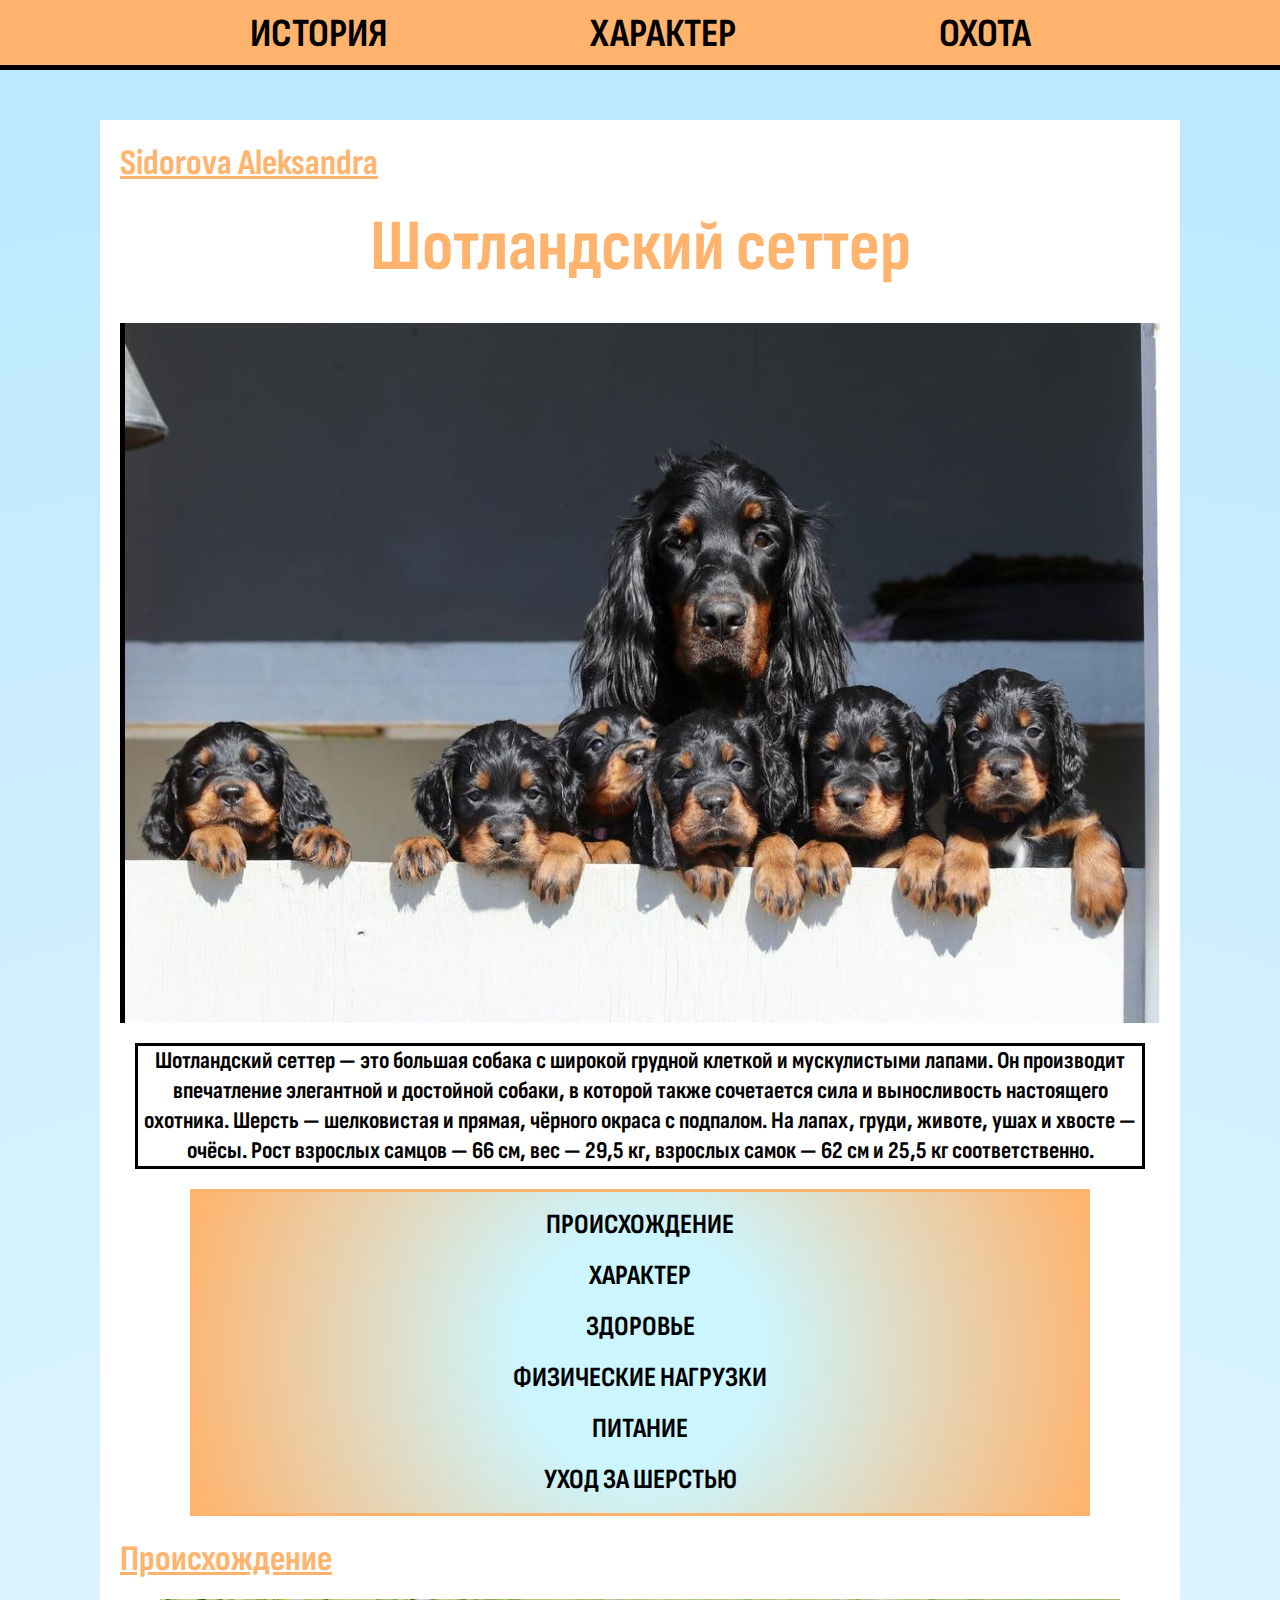
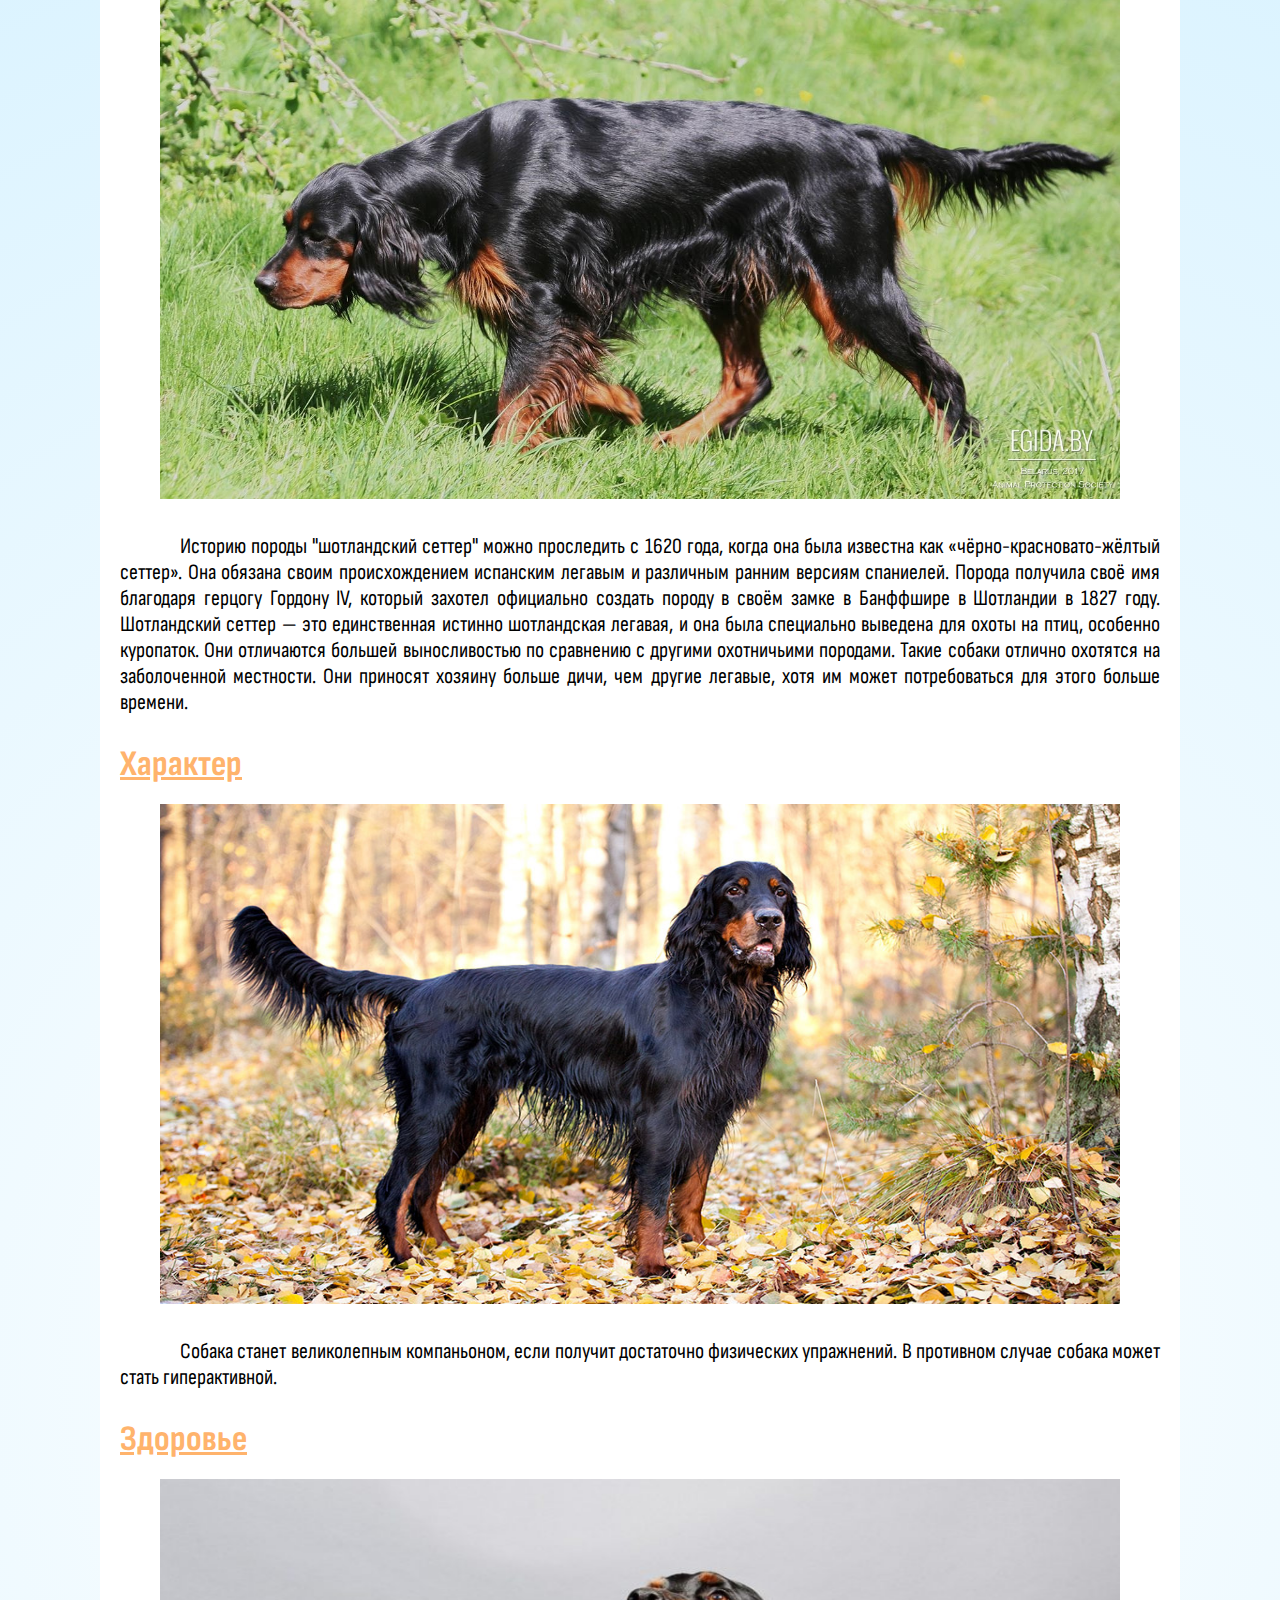
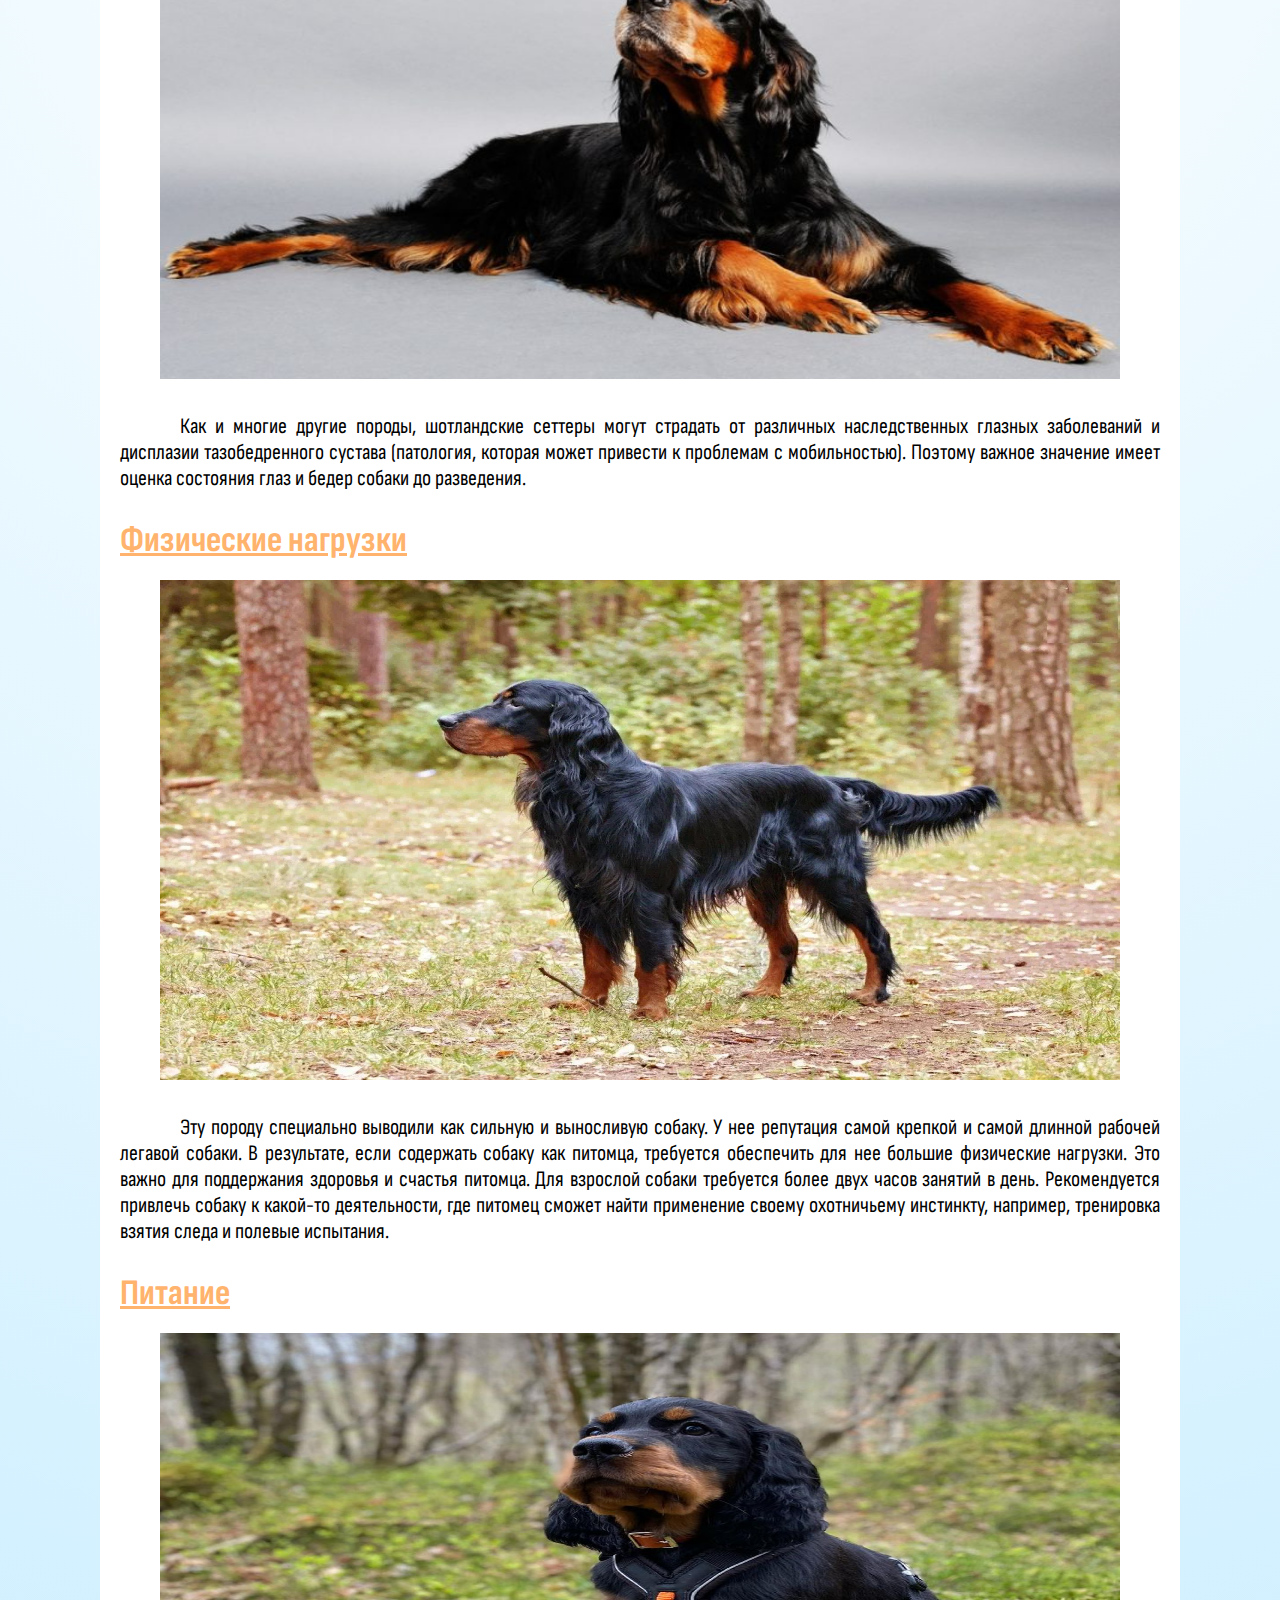
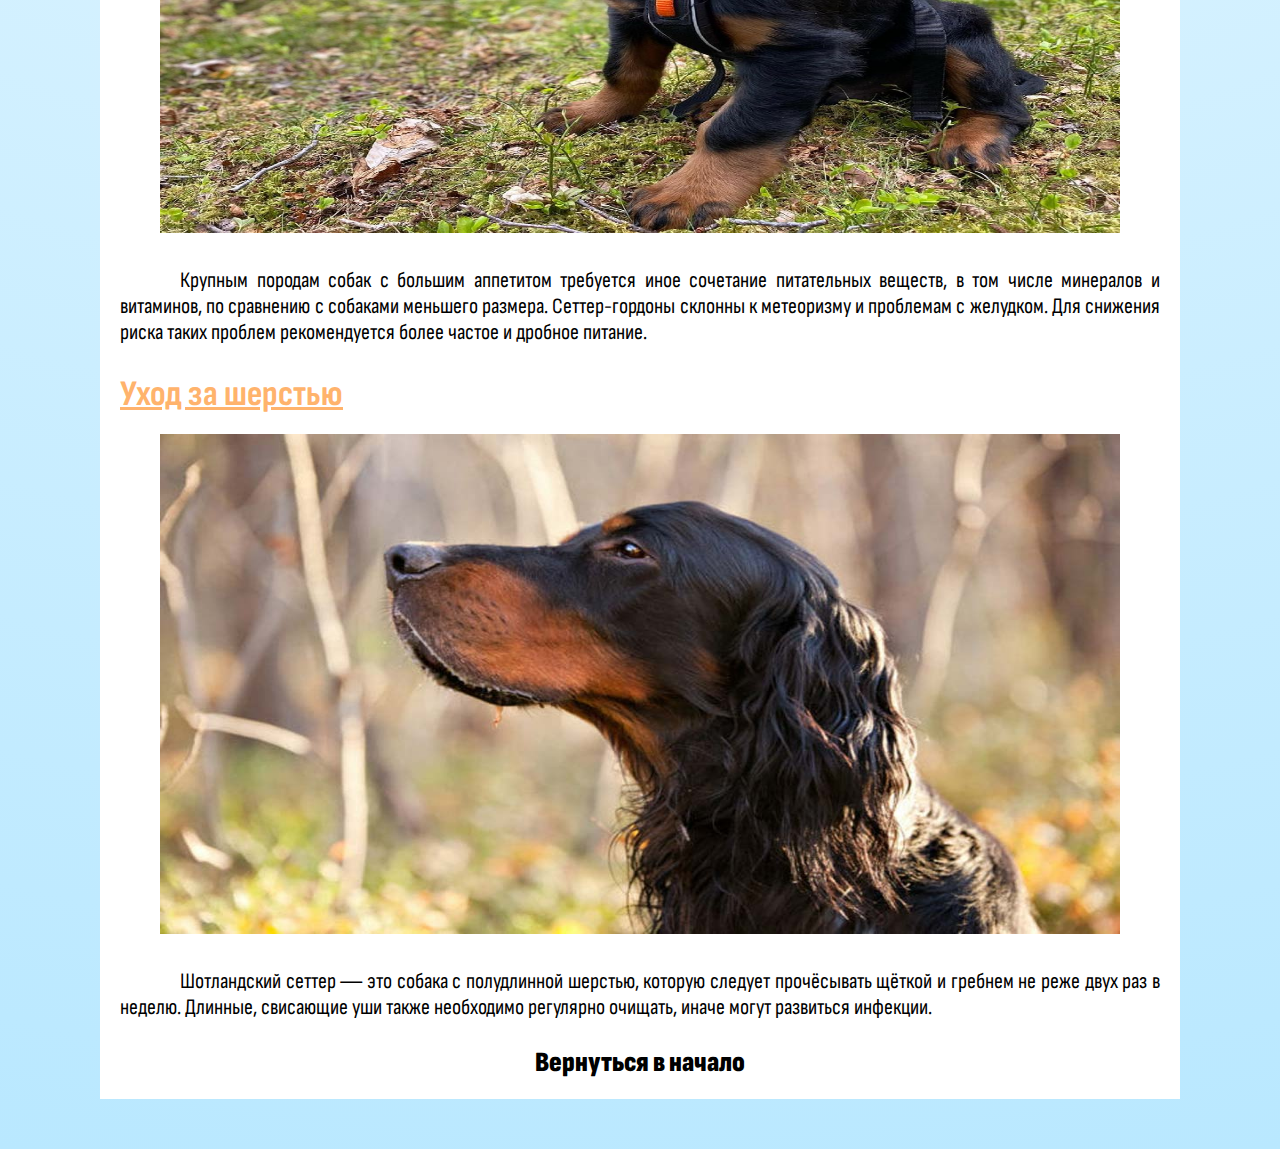
<file: index.html>
<!DOCTYPE html>
<html lang="ru">
<head>
    <meta charset="UTF-8">
    <meta name="viewport" content="width=device-width, initial-scale=1.0">
    <link rel="icon" href="favicon/paw-print.png" type="image/x-icon">
    <link rel="shortcut icon" href="favicon/paw-print.png" type="image/x-icon">
    <title>Шотландский сеттер | Интересное о породе</title>
    <link rel="stylesheet" href="css/main.css">
</head>
<body>
    <header>
        <div class="box"><a href="page1.html"><b>История</b></a></div>
        <div class="box"><a href="page2.html"><b>Характер</b></a></div>
        <div class="box"><a href="page3.html"><b>Охота</b></a></div>
    </header>
    <div class="wrapper">
        <h2>Sidorova Aleksandra</h2>
        <h1>Шотландский сеттер</h1>
        <img class="mainImg" src="img/img1.jpg" alt="Шотландский сеттер">
        <h3>Шотландский сеттер — это большая собака с широкой грудной клеткой и мускулистыми лапами. Он производит впечатление элегантной и достойной собаки, в которой также сочетается сила и выносливость настоящего охотника. Шерсть — шелковистая и прямая, чёрного окраса с подпалом. На лапах, груди, животе, ушах и хвосте — очёсы. Рост взрослых самцов — 66 см, вес — 29,5 кг, взрослых самок — 62 см и 25,5 кг соответственно.</h3>
        <nav class="nav">
            <ul>
                <li><a href="#link1"><b>Происхождение</b></a></li>
                <li><a href="#link2"><b>Характер</b></a></li>
                <li><a href="#link3"><b>Здоровье</b></a></li>
                <li><a href="#link4"><b>Физические нагрузки</b></a></li>
                <li><a href="#link5"><b>Питание</b></a></li>
                <li><a href="#link6"><b>Уход за шерстью</b></a></li>
            </ul>
        </nav>
        <section>
            <h2 id="link1">Происхождение</h2>
            <img src="img/img2.jpg" alt="Картинка с шотландским сеттером">
            <p>Историю породы "шотландский сеттер" можно проследить с 1620 года, когда она была известна как «чёрно-красновато-жёлтый сеттер». Она обязана своим происхождением испанским легавым и различным ранним версиям спаниелей. Порода получила своё имя благодаря герцогу Гордону IV, который захотел официально создать породу в своём замке в Банффшире в Шотландии в 1827 году. Шотландский сеттер — это единственная истинно шотландская легавая, и она была специально выведена для охоты на птиц, особенно куропаток. Они отличаются большей выносливостью по сравнению с другими охотничьими породами. Такие собаки отлично охотятся на заболоченной местности. Они приносят хозяину больше дичи, чем другие легавые, хотя им может потребоваться для этого больше времени. </p>
            <h2 id="link2">Характер</h2>
            <img src="img/img3.jpg" alt="Картинка с шотландским сеттером">
            <p>Собака станет великолепным компаньоном, если получит достаточно физических упражнений. В противном случае собака может стать гиперактивной.</p>
            <h2 id="link3">Здоровье</h2>
            <img src="img/img4.jpg" alt="Картинка с шотландским сеттером">
            <p>Как и многие другие породы, шотландские сеттеры могут страдать от различных наследственных глазных заболеваний и дисплазии тазобедренного сустава (патология, которая может привести к проблемам с мобильностью). Поэтому важное значение имеет оценка состояния глаз и бедер собаки до разведения.</p>
            <h2 id="link4">Физические нагрузки</h2>
            <img src="img/img5.jpg" alt="Картинка с шотландским сеттером">
            <p>Эту породу специально выводили как сильную и выносливую собаку. У нее репутация самой крепкой и самой длинной рабочей легавой собаки. В результате, если содержать собаку как питомца, требуется обеспечить для нее большие физические нагрузки. Это важно для поддержания здоровья и счастья питомца. Для взрослой собаки требуется более двух часов занятий в день. Рекомендуется привлечь собаку к какой-то деятельности, где питомец сможет найти применение своему охотничьему инстинкту, например, тренировка взятия следа и полевые испытания.</p>
            <h2 id="link5">Питание</h2>
            <img src="img/img6.jpg" alt="Картинка с шотландским сеттером">
            <p>Крупным породам собак с большим аппетитом требуется иное сочетание питательных веществ, в том числе минералов и витаминов, по сравнению с собаками меньшего размера. Сеттер-гордоны склонны к метеоризму и проблемам с желудком. Для снижения риска таких проблем рекомендуется более частое и дробное питание.</p>
            <h2 id="link6">Уход за шерстью</h2>
            <img src="img/img8.jpg" alt="Картинка с шотландским сеттером">
            <p>Шотландский сеттер ― это собака с полудлинной шерстью, которую следует прочёсывать щёткой и гребнем не реже двух раз в неделю. Длинные, свисающие уши также необходимо регулярно очищать, иначе могут развиться инфекции. </p>
        </section>
        <div class="tothetop"><a href="#"><b>Вернуться в начало</b></a></div>
    </div>
</body>
</html>
</file>
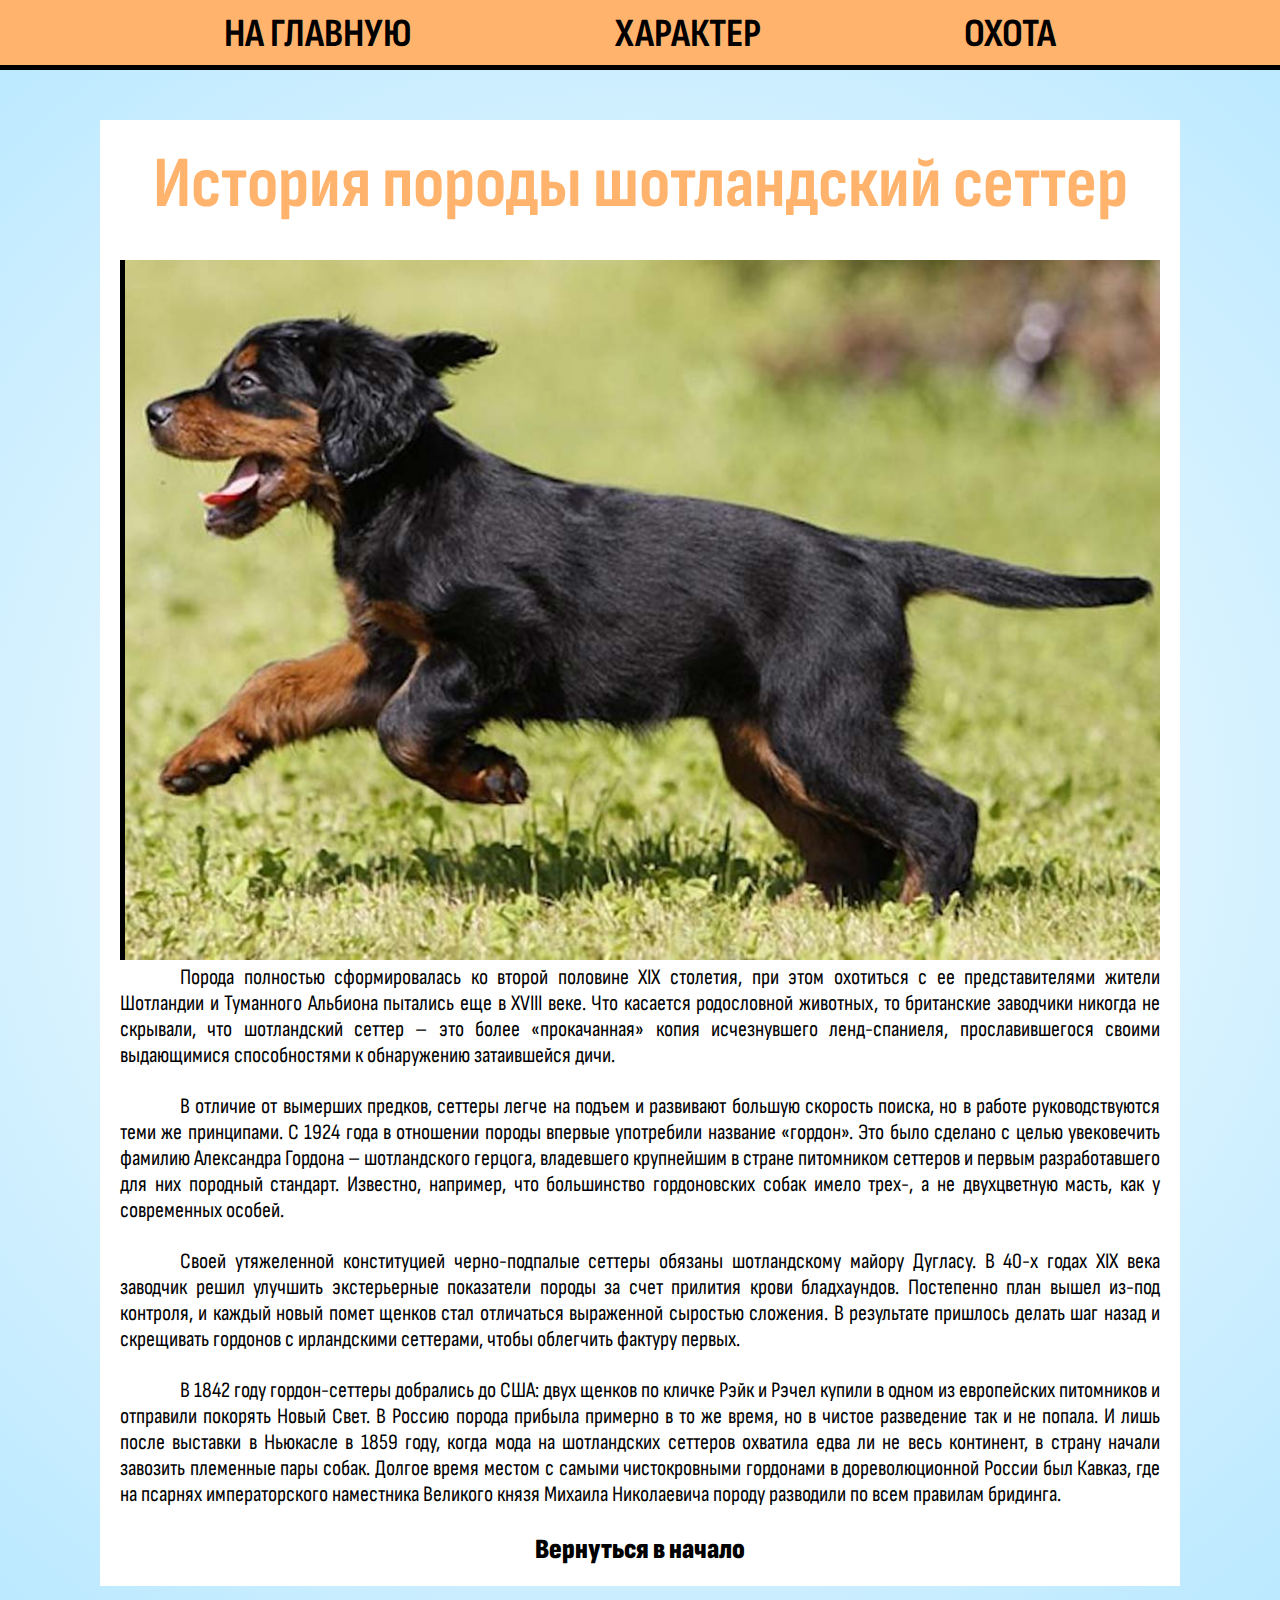
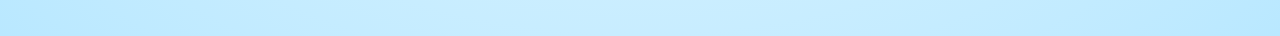
<file: page1.html>
<!DOCTYPE html>
<html lang="ru">
<head>
    <meta charset="UTF-8">
    <meta name="viewport" content="width=device-width, initial-scale=1.0">
    <link rel="icon" href="favicon/paw-print.png" type="image/x-icon">
    <link rel="shortcut icon" href="favicon/paw-print.png" type="image/x-icon">
    <title>Шотландский сеттер | История породы</title>
    <link rel="stylesheet" href="css/main.css">
</head>
<body>
    <header>
        <div class="box"><a href="index.html"><b>На главную</b></a></div>
        <div class="box"><a href="page2.html"><b>Характер</b></a></div>
        <div class="box"><a href="page3.html"><b>Охота</b></a></div>
    </header>
    <div class="wrapper">
        <h1>История породы шотландский сеттер</h1>
        <img class="mainImg" src="img/img9.jpg" alt="Шотландский сеттер">
        <section>
            <p>Порода полностью сформировалась ко второй половине XIX столетия, при этом охотиться с ее представителями жители Шотландии и Туманного Альбиона пытались еще в XVIII веке. Что касается родословной животных, то британские заводчики никогда не скрывали, что шотландский сеттер – это более «прокачанная» копия исчезнувшего ленд-спаниеля, прославившегося своими выдающимися способностями к обнаружению затаившейся дичи.</p>
            <p>В отличие от вымерших предков, сеттеры легче на подъем и развивают большую скорость поиска, но в работе руководствуются теми же принципами. С 1924 года в отношении породы впервые употребили название «гордон». Это было сделано с целью увековечить фамилию Александра Гордона – шотландского герцога, владевшего крупнейшим в стране питомником сеттеров и первым разработавшего для них породный стандарт. Известно, например, что большинство гордоновских собак имело трех-, а не двухцветную масть, как у современных особей.</p>
            <p>Своей утяжеленной конституцией черно-подпалые сеттеры обязаны шотландскому майору Дугласу. В 40-х годах XIX века заводчик решил улучшить экстерьерные показатели породы за счет прилития крови бладхаундов. Постепенно план вышел из-под контроля, и каждый новый помет щенков стал отличаться выраженной сыростью сложения. В результате пришлось делать шаг назад и скрещивать гордонов с ирландскими сеттерами, чтобы облегчить фактуру первых.</p>
            <p>В 1842 году гордон-сеттеры добрались до США: двух щенков по кличке Рэйк и Рэчел купили в одном из европейских питомников и отправили покорять Новый Свет. В Россию порода прибыла примерно в то же время, но в чистое разведение так и не попала. И лишь после выставки в Ньюкасле в 1859 году, когда мода на шотландских сеттеров охватила едва ли не весь континент, в страну начали завозить племенные пары собак. Долгое время местом с самыми чистокровными гордонами в дореволюционной России был Кавказ, где на псарнях императорского наместника Великого князя Михаила Николаевича породу разводили по всем правилам бридинга.</p>
        </section>
        <div class="tothetop"><a href="#"><b>Вернуться в начало</b></a></div>
    </div>
</body>
</html>
</file>
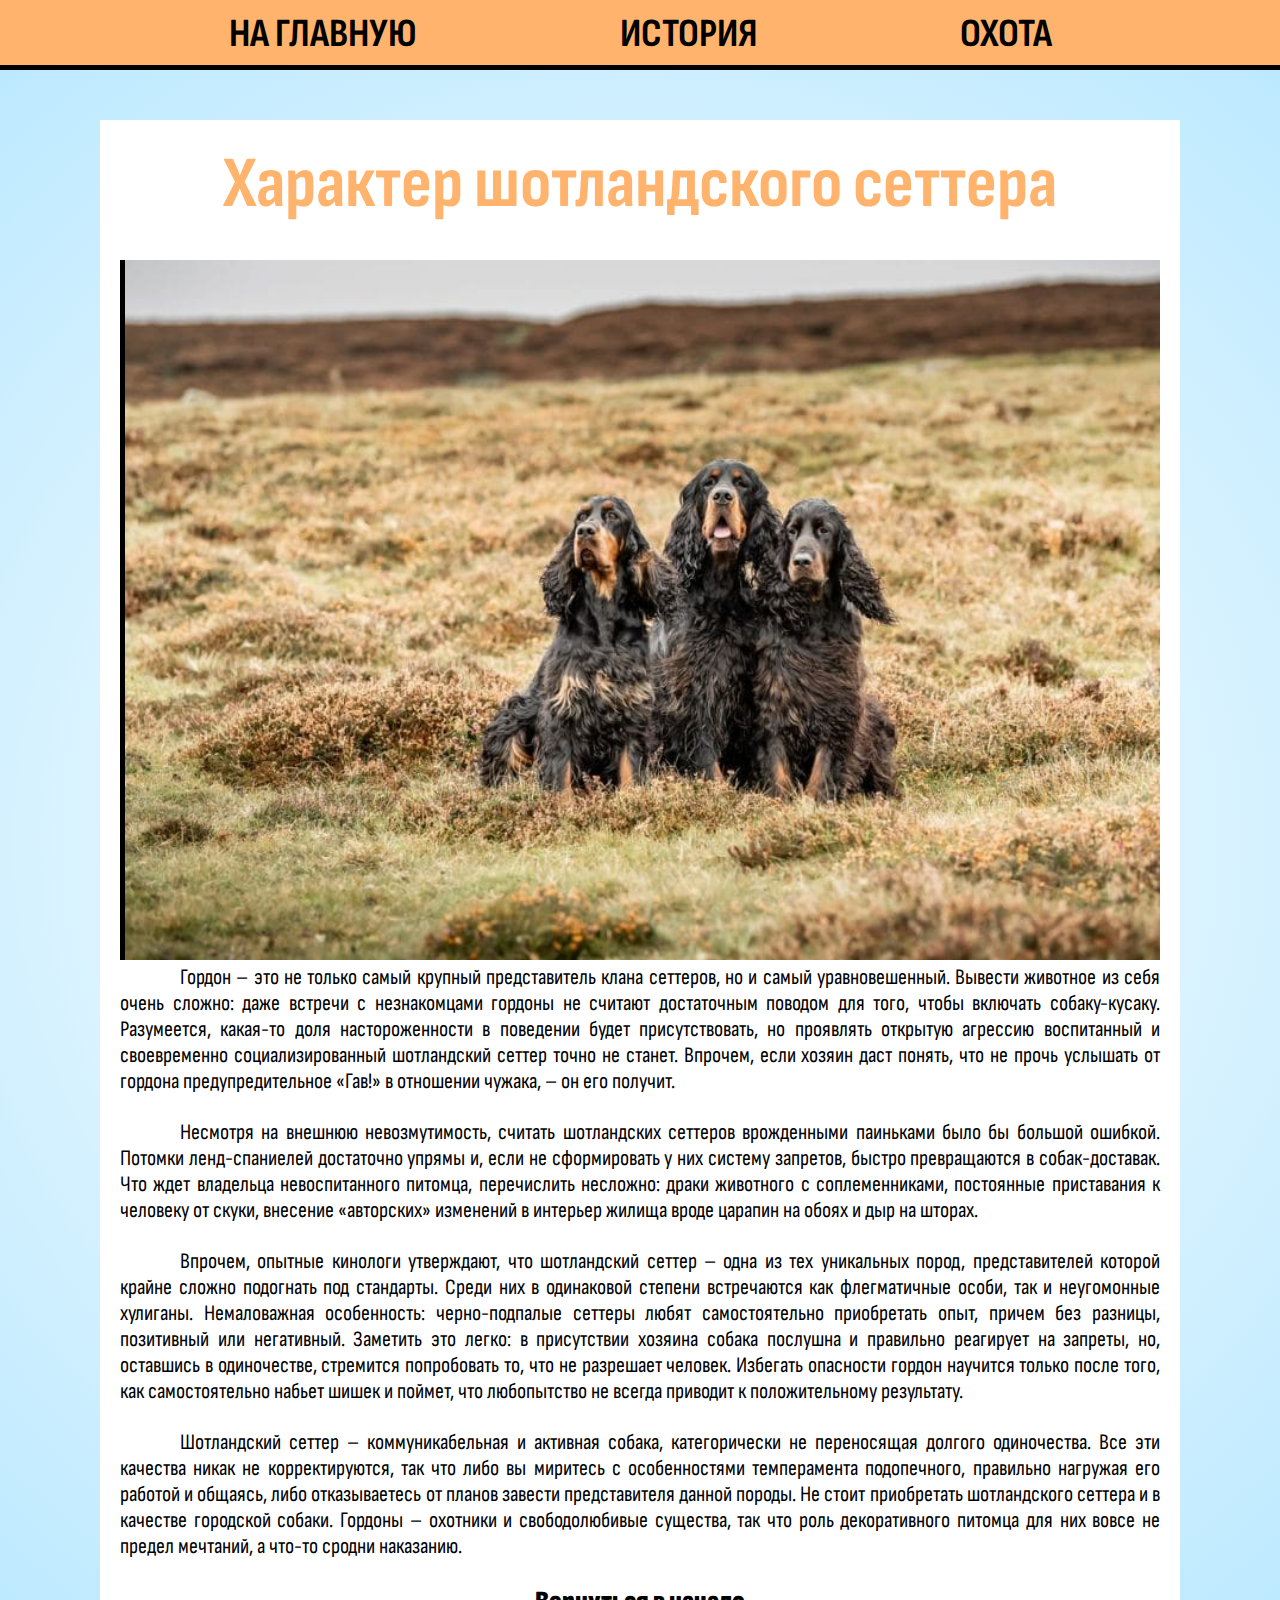
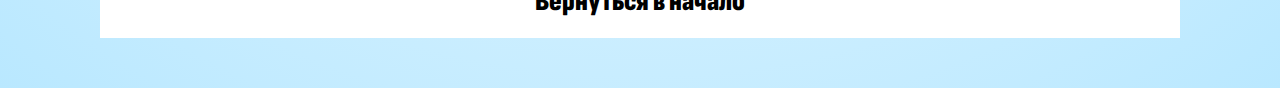
<file: page2.html>
<!DOCTYPE html>
<html lang="ru">
<head>
    <meta charset="UTF-8">
    <meta name="viewport" content="width=device-width, initial-scale=1.0">
    <link rel="icon" href="favicon/paw-print.png" type="image/x-icon">
    <link rel="shortcut icon" href="favicon/paw-print.png" type="image/x-icon">
    <title>Шотландский сеттер | Характер</title>
    <link rel="stylesheet" href="css/main.css">
</head>
<body>
    <header>
        <div class="box"><a href="index.html"><b>На главную</b></a></div>
        <div class="box"><a href="page1.html"><b>История</b></a></div>
        <div class="box"><a href="page3.html"><b>Охота</b></a></div>
    </header>
    <div class="wrapper">
        <h1>Характер шотландского сеттера</h1>
        <img class="mainImg" src="img/img10.jpg" alt="Шотландский сеттер">
        <section>
            <p>Гордон – это не только самый крупный представитель клана сеттеров, но и самый уравновешенный. Вывести животное из себя очень сложно: даже встречи с незнакомцами гордоны не считают достаточным поводом для того, чтобы включать собаку-кусаку. Разумеется, какая-то доля настороженности в поведении будет присутствовать, но проявлять открытую агрессию воспитанный и своевременно социализированный шотландский сеттер точно не станет. Впрочем, если хозяин даст понять, что не прочь услышать от гордона предупредительное «Гав!» в отношении чужака, – он его получит.</p>
            <p>Несмотря на внешнюю невозмутимость, считать шотландских сеттеров врожденными паиньками было бы большой ошибкой. Потомки ленд-спаниелей достаточно упрямы и, если не сформировать у них систему запретов, быстро превращаются в собак-доставак. Что ждет владельца невоспитанного питомца, перечислить несложно: драки животного с соплеменниками, постоянные приставания к человеку от скуки, внесение «авторских» изменений в интерьер жилища вроде царапин на обоях и дыр на шторах.</p>
            <p>Впрочем, опытные кинологи утверждают, что шотландский сеттер – одна из тех уникальных пород, представителей которой крайне сложно подогнать под стандарты. Среди них в одинаковой степени встречаются как флегматичные особи, так и неугомонные хулиганы. Немаловажная особенность: черно-подпалые сеттеры любят самостоятельно приобретать опыт, причем без разницы, позитивный или негативный. Заметить это легко: в присутствии хозяина собака послушна и правильно реагирует на запреты, но, оставшись в одиночестве, стремится попробовать то, что не разрешает человек. Избегать опасности гордон научится только после того, как самостоятельно набьет шишек и поймет, что любопытство не всегда приводит к положительному результату.</p>
            <p>Шотландский сеттер – коммуникабельная и активная собака, категорически не переносящая долгого одиночества. Все эти качества никак не корректируются, так что либо вы миритесь с особенностями темперамента подопечного, правильно нагружая его работой и общаясь, либо отказываетесь от планов завести представителя данной породы. Не стоит приобретать шотландского сеттера и в качестве городской собаки. Гордоны – охотники и свободолюбивые существа, так что роль декоративного питомца для них вовсе не предел мечтаний, а что-то сродни наказанию.</p>
        </section>
        <div class="tothetop"><a href="#"><b>Вернуться в начало</b></a></div>
    </div>
</body>
</html>
</file>
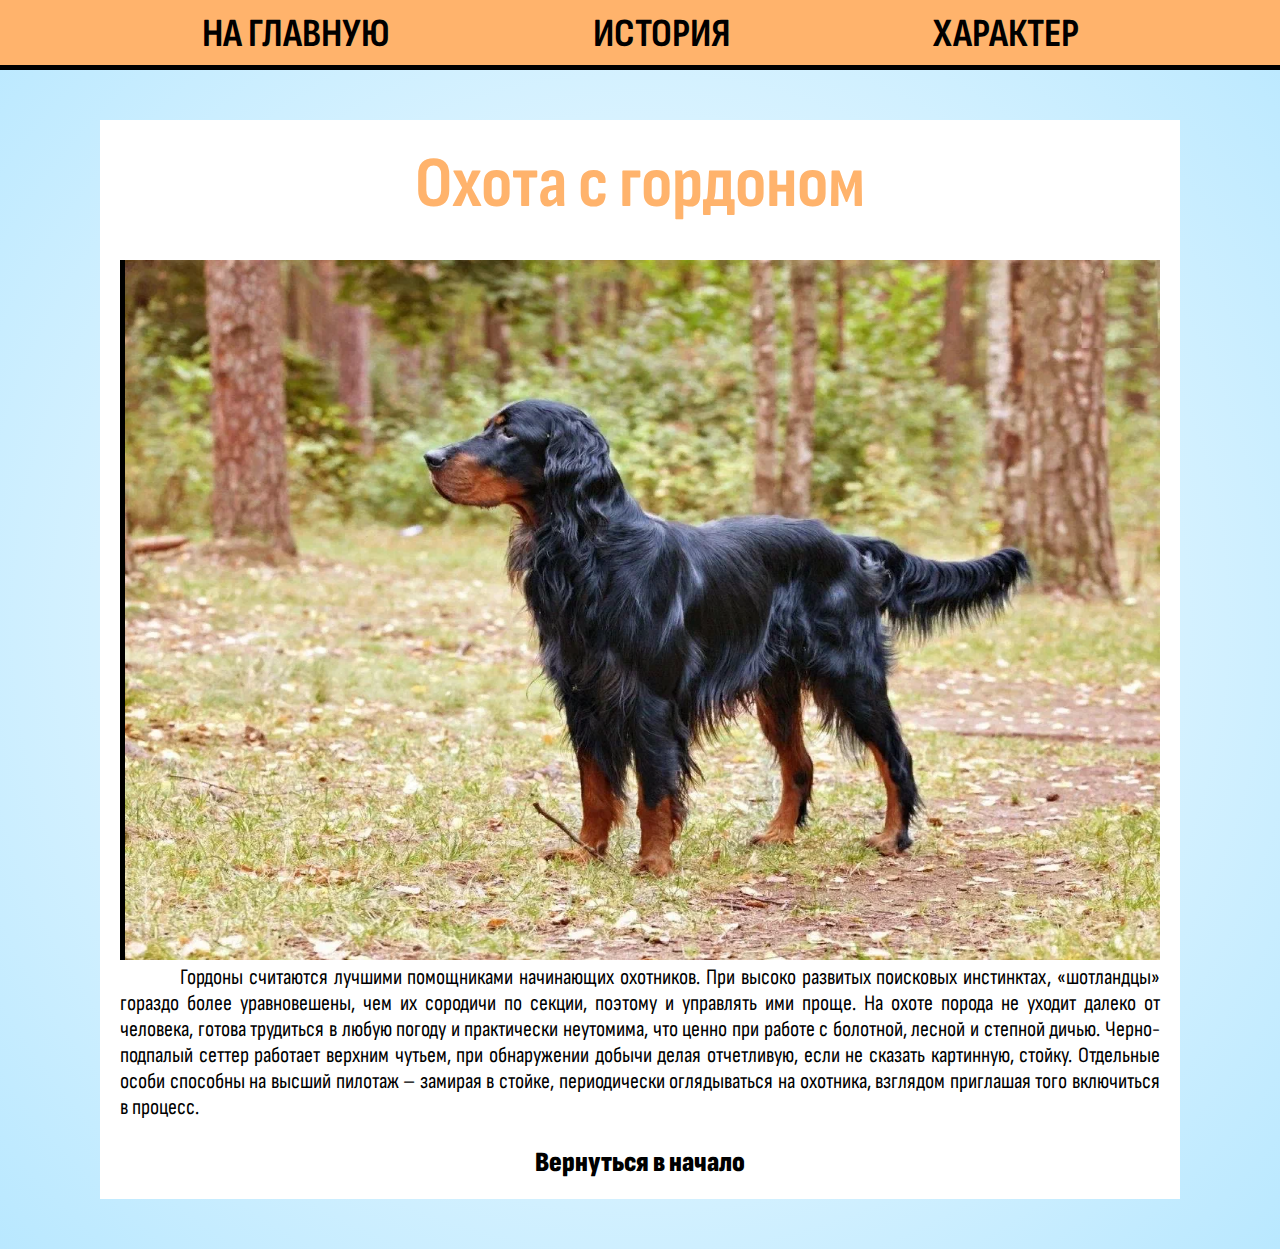
<file: page3.html>
<!DOCTYPE html>
<html lang="ru">
<head>
    <meta charset="UTF-8">
    <meta name="viewport" content="width=device-width, initial-scale=1.0">
    <link rel="icon" href="favicon/paw-print.png" type="image/x-icon">
    <link rel="shortcut icon" href="favicon/paw-print.png" type="image/x-icon">
    <title>Шотландский сеттер | Охота</title>
    <link rel="stylesheet" href="css/main.css">
</head>
<body>
    <header>
        <div class="box"><a href="index.html"><b>На главную</b></a></div>
        <div class="box"><a href="page1.html"><b>История</b></a></div>
        <div class="box"><a href="page2.html"><b>Характер</b></a></div>
    </header>
    <div class="wrapper">
        <h1>Охота с гордоном</h1>
        <img class="mainImg" src="img/img5.jpg" alt="Шотландский сеттер">
        <section>
            <p>Гордоны считаются лучшими помощниками начинающих охотников. При высоко развитых поисковых инстинктах, «шотландцы» гораздо более уравновешены, чем их сородичи по секции, поэтому и управлять ими проще. На охоте порода не уходит далеко от человека, готова трудиться в любую погоду и практически неутомима, что ценно при работе с болотной, лесной и степной дичью. Черно-подпалый сеттер работает верхним чутьем, при обнаружении добычи делая отчетливую, если не сказать картинную, стойку. Отдельные особи способны на высший пилотаж – замирая в стойке, периодически оглядываться на охотника, взглядом приглашая того включиться в процесс.</p>
        </section>
        <div class="tothetop"><a href="#"><b>Вернуться в начало</b></a></div>
    </div>
</body>
</html>
</file>
<file: css/main.css>
@import url('https://fonts.googleapis.com/css2?family=IBM+Plex+Mono:wght@300;700&family=Montserrat+Alternates:wght@300;700&family=Sofia+Sans+Condensed:wght@400;900&display=swap');

*,
*::after,
*::before {
    margin: 0;
    padding: 0;
    border: 0;
    box-sizing: border-box;
    transition: 0.5s;
}

body {
    font-family: 'IBM Plex Mono', monospace;
    font-family: 'Montserrat Alternates', sans-serif;
    font-family: 'Sofia Sans Condensed', sans-serif;
    background: rgb(255,255,255);
    background: radial-gradient(circle, rgba(255,255,255,1) 0%, rgba(185,232,255,1) 100%);
}

.wrapper {
    max-width: 1080px;
    margin: 50px auto;
    padding: 20px;
    background-color: #ffffff;
}

.nav {
    background: rgb(204,246,255);
    background: radial-gradient(circle, rgba(204,246,255,1) 25%, rgba(255,179,108,1) 100%);
    margin: 20px 70px 20px 70px;
    border: 3px solid #ffb36c;
}

.nav li {
    display: block;
    text-align: center;
    text-transform: uppercase;
    transform: scale(1);
    margin: 15px;
}

.nav li a {
    text-decoration: none;
    font-size: 28px;
    line-height: 36px;
    color: inherit;
}

.nav li:hover {
    transform: scale(1.2);
}

.nav li a:hover {
    color: #ffb36c;
}

header {
    height: 70px;
    background-color: #ffb36c;
    border-bottom: 5px solid black;
    text-align: center;
}

.box {
    display: inline-block;
    font-size: 40px;
    line-height: 48px;
    margin-left: 100px;
    margin-right: 100px;
    margin-top: 10px;
    transform: scale(1);
}

.box:hover {
    transform: scale(1.2);
}

.box a {
    color: inherit;
    text-decoration: none;
    text-transform: uppercase;
}

.box a:hover {
    color: rgba(204,246,255,1);
}

h1 {
    font-size: 72px;
    text-align: center;
    line-height: 90px;
    color: #ffb36c;
    margin-bottom: 30px;
}

h2 {
    font-size: 36px;
    line-height: 48px;
    color: #ffb36c;
    text-decoration: underline;
    margin-bottom: 15px;
}

h3 {
    font-size: 24px;
    line-height: 30px;
    text-align: center;
    border: 3px solid black;
    margin: 15px;
}

.mainImg {
    width: 1040px;
    height: 700px;
    border-left: 5px solid black;
}

section img {
    width: 960px;
    height: 500px;
    margin-left: 40px;
    margin-bottom: 30px;
    transform: scale(1);
}

section img:hover {
    transform: scale(1.05);
}

.wrapper section p {
    font-size: 22px;
    line-height: 26px;
    text-align: justify;
    text-indent: 60px;
    margin-bottom: 25px;
}

.tothetop {
    text-align: center;
    transform: scale(1);
}

.tothetop a {
    color: inherit;
    text-decoration: none;
    font-weight: 700;
    font-size: 28px;
}

.tothetop:hover {
    transform: scale(1.2);
}

.tothetop a:hover {
    color: rgb(57, 61, 61);
}
</file>
